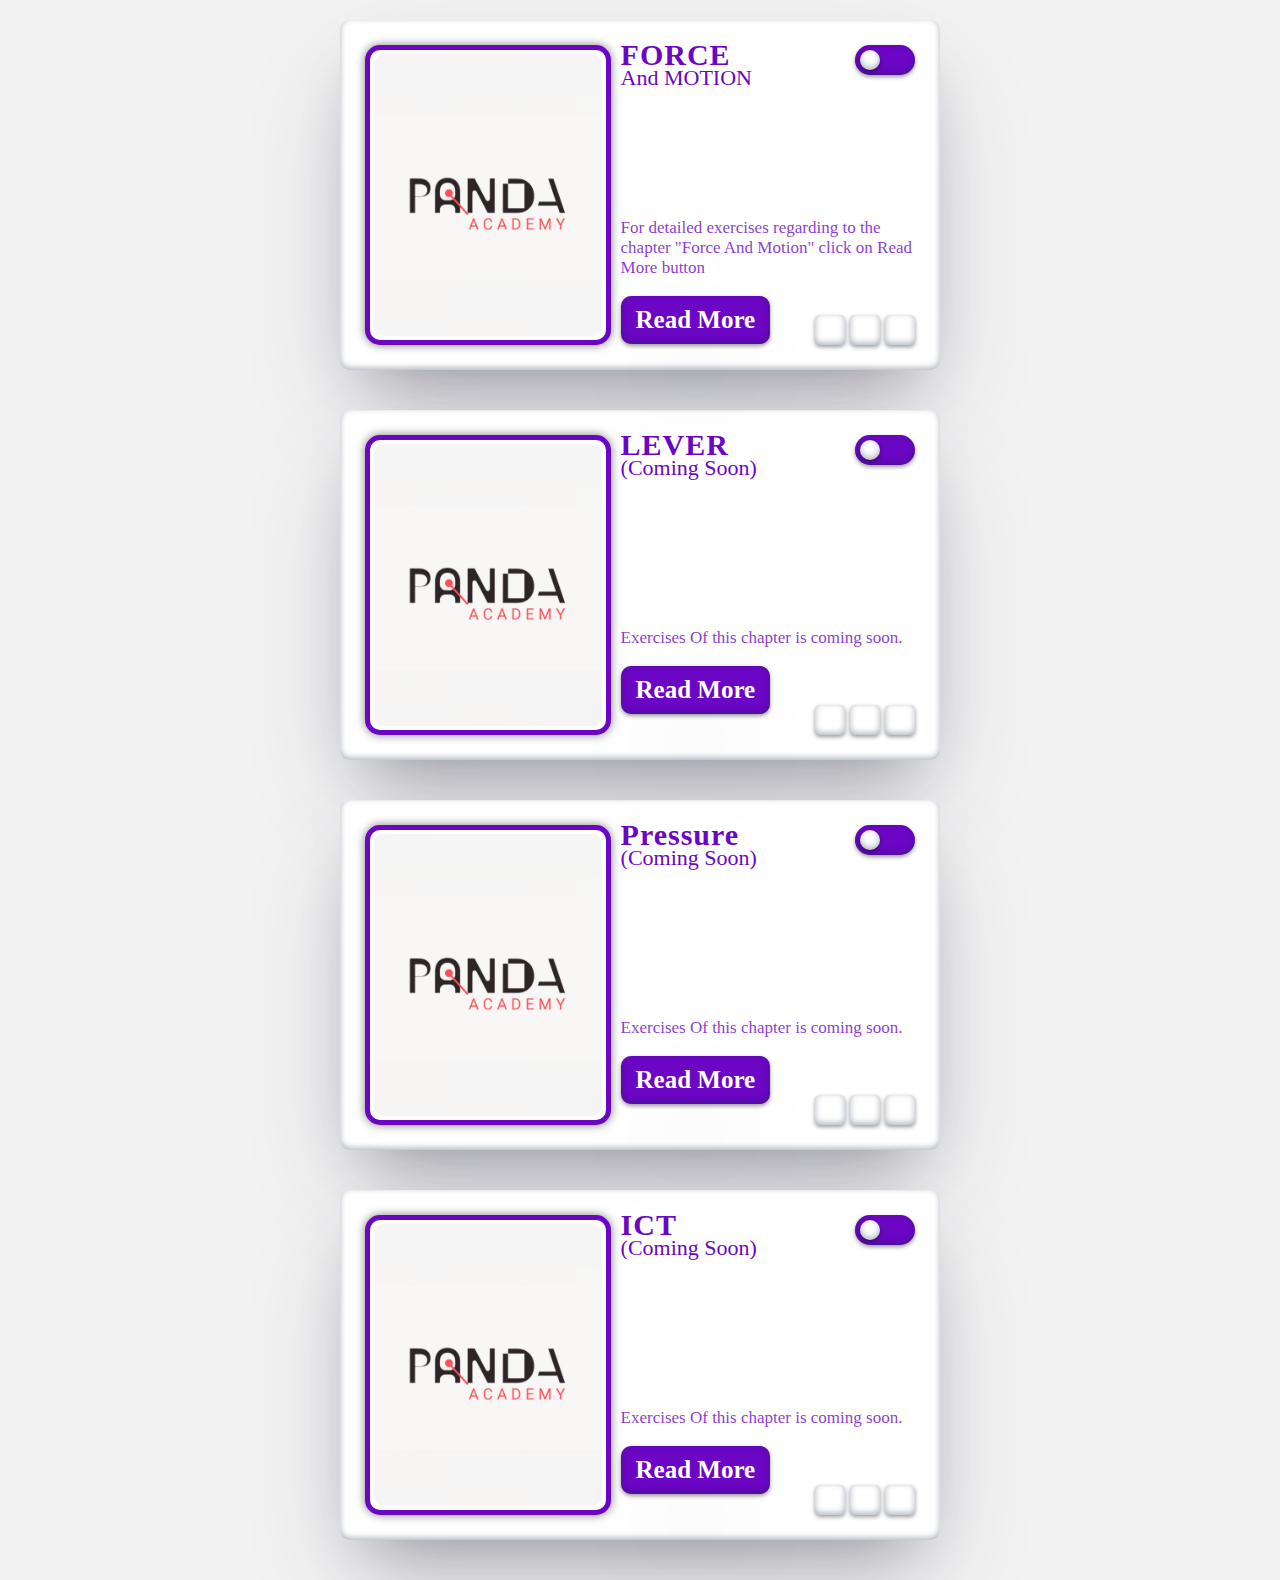
<file: index.html>
<!DOCTYPE html>
<html lang="en">
<head>
    <meta charset="UTF-8">
    <meta http-equiv="X-UA-Compatible" content="IE=edge">
    <meta name="viewport" content="width=device-width, initial-scale=1.0">
    <title>Day Night Toggle Profile Cards</title>
    <link rel="stylesheet" href="style.css">
    <link rel="stylesheet" href="https://cdnjs.cloudflare.com/ajax/libs/font-awesome/6.1.2/css/all.min.css" integrity="sha512-1sCRPdkRXhBV2PBLUdRb4tMg1w2YPf37qatUFeS7zlBy7jJI8Lf4VHwWfZZfpXtYSLy85pkm9GaYVYMfw5BC1A==" crossorigin="anonymous" referrerpolicy="no-referrer" />
</head>
<body>
    <div class="wrapper">
        <div class="container">
            <input type="checkbox" id="switchBx1">
            <div class="bg"></div>
            <div class="card">
                <div class="content">
                    <label for="switchBx1">
                        <span class="toggle"></span>
                    </label>
                    <div class="imgBx">
                        <img src="panda logo.jpg" alt="img">
                    </div>
                    <div class="detail">
                        <h2>FORCE<br/><span>And MOTION</span></h2>
                        <div class="buttons">
                            <p> <br><br><br><br><br><br> For detailed exercises regarding to the chapter "Force And Motion" click on Read More button <br></p>
                            <a href="https://website62901576673039.nicepage.io/" target="_blank">
                            	<button>Read More</button>
                            </a>
                           <!-- <button>Read More</button> -->
                        </div>
                    </div>
                </div>
                <div class="iconBx">
                    <a href="#"><i class="fa-brands fa-square-facebook"></i></a>
                    <a href="#"><i class="fa-brands fa-square-instagram"></i></a>
                    <a href="#"><i class="fa-brands fa-square-twitter"></i></a>
                </div>
            </div>
        </div>

        <div class="container">
            <input type="checkbox" id="switchBx2">
            <div class="bg"></div>
            <div class="card">
                <div class="content">
                    <label for="switchBx2">
                        <span class="toggle"></span>
                    </label>
                    <div class="imgBx">
                        <img src="panda logo.jpg" alt="img">
                    </div>
                    <div class="detail">
                        <h2>LEVER<br/><span>(coming soon)</span></h2>
                        <div class="buttons">
                            <p> <br><br><br><br><br><br><br>   Exercises Of this chapter is coming soon.<br></p>
                            <button>Read More</button>
                        </div>
                    </div>
                </div>
                <div class="iconBx">
                    <a href="#"><i class="fa-brands fa-square-facebook"></i></a>
                    <a href="#"><i class="fa-brands fa-square-instagram"></i></a>
                    <a href="#"><i class="fa-brands fa-square-twitter"></i></a>
                </div>
            </div>
        </div>

        <div class="container">
            <input type="checkbox" id="switchBx3">
            <div class="bg"></div>
            <div class="card">
                <div class="content">
                    <label for="switchBx3">
                        <span class="toggle"></span>
                    </label>
                    <div class="imgBx">
                        <img src="panda logo.jpg" alt="img">
                    </div>
                    <div class="detail">
                        <h2>Pressure<br/><span>(Coming Soon)</span></h2>
                        <div class="buttons">
                            <p>  <br><br><br><br><br><br><br>Exercises Of this chapter is coming soon. <br></p>
                            <button>Read More</button>
                        </div>
                    </div>
                </div>
                <div class="iconBx">
                    <a href="#"><i class="fa-brands fa-square-facebook"></i></a>
                    <a href="#"><i class="fa-brands fa-square-instagram"></i></a>
                    <a href="#"><i class="fa-brands fa-square-twitter"></i></a>
                </div>
            </div>
        </div>

        <div class="container">
            <input type="checkbox" id="switchBx4">
            <div class="bg"></div>
            <div class="card">
                <div class="content">
                    <label for="switchBx4">
                        <span class="toggle"></span>
                    </label>
                    <div class="imgBx">
                        <img src="panda logo.jpg" alt="img">
                    </div>
                    <div class="detail">
                        <h2>ICT<br/><span>(Coming Soon)</span></h2>
                        <div class="buttons">
                            <p> <br><br><br><br><br><br><br>Exercises Of this chapter is coming soon. <br> </p>
                            <button>Read More</button>
                        </div>
                    </div>
                </div>
                <div class="iconBx">
                    <a href="#"><i class="fa-brands fa-square-facebook"></i></a>
                    <a href="#"><i class="fa-brands fa-square-instagram"></i></a>
                    <a href="#"><i class="fa-brands fa-square-twitter"></i></a>
                </div>
            </div>
        </div>
    </div>
</body>
</html>
</file>
<file: style.css>
*{
    margin: 0;
    padding: 0;
    box-sizing: border-box;
    font-family: Poppins;
}
body{
    display: flex;
    justify-content: center;
    align-items: center;
    min-height: 100vh;
    background: #f2f2f2;
    overflow-x: hidden;
}
.wrapper {
    display: flex;
    flex-wrap: wrap;
    justify-content: center;
    gap: 20px;
    max-width: 1240px;
    padding: 20px;
}
.container{
    position: relative;
    width: 600px;
    height: 350px;
    background: #fff;
    border-radius: 10px;
    display: flex;
    justify-content: center;
    align-items: center;
    box-shadow: 0 50px 100px -20px rgba(50, 50, 93, .25),
    0 30px 60px -30px rgba(0, 0, 0, .3),
    inset 0 -2px 6px 0 rgba(10, 37, 64, .35);
    margin-bottom: 20px;
}
.container #switchBx1,
.container #switchBx2,
.container #switchBx3,
.container #switchBx4{
    display: none;
}
.container .bg{
    position: absolute;
    width: 100%;
    height: 100%;
    background: rgba(107, 6, 196, 0.8);
    transform: scale(0);
    z-index: -1;
    transition: all 1.5s ease;
    transition-delay: .3s;
    border-radius: 10px;
}
#switchBx1:checked ~ .bg,
#switchBx2:checked ~ .bg,
#switchBx3:checked ~ .bg,
#switchBx4:checked ~ .bg{
    transform: scale(1);
}
.container .card{
    position: relative;
    width: 100%;
    height: 100%;
    padding: 25px;
    border-radius: 10px;
    z-index: 10;
    transition: all .3s ease;
}
#switchBx1:checked ~ .card,
#switchBx2:checked ~ .card,
#switchBx3:checked ~ .card,
#switchBx4:checked ~ .card{
    background: rgba(107, 6, 196, 0.8);
    box-shadow: 0 2px 4px rgba(0, 0, 0, .4),
    0 7px 13px -3px rgba(0, 0, 0, .3),
    inset 0 -5px 0 rgba(0, 0, 0, .3);
}
.container .card .content{
    position: relative;
    width: 100%;
    height: 100%;
    display: flex;
    justify-content: space-between;
    align-items: center;
}
.container .card .content label{
    position: absolute;
    top: 0;
    right: 0;
    width: 60px;
    height: 30px;
    background: #6b06c4;
    border-radius: 50px;
    box-shadow: 0 2px 4px rgba(0, 0, 0, .4),
    0 50px 100px -20px rgba(50, 50, 93, .25),
    0 30px 60px -30px rgba(0, 0, 0, .3),
    inset 0 -2px 6px 0 rgba(10, 37, 64, .35);
    overflow: hidden;
    cursor: pointer;
    z-index: 100;
    transition: all .3s ease;
}
#switchBx1:checked ~ .card .content label,
#switchBx2:checked ~ .card .content label,
#switchBx3:checked ~ .card .content label,
#switchBx4:checked ~ .card .content label{
    background: #fff;
    box-shadow: 0 2px 4px rgba(0, 0, 0, .4),
    0 7px 13px -3px rgba(0, 0, 0, .3),
    inset 0 -2px 0 rgba(0, 0, 0, .3);
}
.container .card .content label .toggle{
    position: absolute;
    top: 50%;
    left: 12px;
    width: 20px;
    height: 20px;
    background: #fff;
    transform: translate(-50%, -50%);
    border-radius: 50%;
    margin-left: 3px;
    box-shadow: 0 2px 4px rgba(0, 0, 0, .4),
    0 50px 100px -20px rgba(50, 50, 93, .25),
    0 30px 60px -30px rgba(0, 0, 0, .3),
    inset 0 -2px 6px 0 rgba(10, 37, 64, .35);
    transition: all .3s ease;
}
#switchBx1:checked ~ .card .content label .toggle,
#switchBx2:checked ~ .card .content label .toggle,
#switchBx3:checked ~ .card .content label .toggle,
#switchBx4:checked ~ .card .content label .toggle{
    left: 42px;
    background: #6b06c4;
    box-shadow: 0 2px 4px rgba(0, 0, 0, .4),
    0 7px 13px -3px rgba(0, 0, 0, .3),
    inset 0 -2px 0 rgba(0, 0, 0, .3);
}
.container .card .content .imgBx{
    position: relative;
    width: 250px;
    height: 100%;
    background: #fff;
    margin-right: 10px;
    overflow: hidden;
    box-shadow: 0 0 10px rgba(0, 0, 0, .5);
    border-radius: 15px;
    display: flex;
    justify-content: center;
    align-items: center;
    cursor: pointer;
    transition: all .3s ease;
    border: 5px solid #6b06c4;
}
#switchBx1:checked ~ .card .content .imgBx,
#switchBx2:checked ~ .card .content .imgBx,
#switchBx3:checked ~ .card .content .imgBx,
#switchBx4:checked ~ .card .content .imgBx{
    border: 5px solid #fff;
    background: #6b06c4;
}
.container .card .content .imgBx img{
    position: absolute;
    width: 97%;
    height: 97%;
    object-fit: cover;
    border-radius: 10px;
}
.container .card .content .detail{
    position: relative;
    width: calc(100% - 250px);
    height: 100%;
}
.container .card .content .detail h2{
    text-transform: capitalize;
    color: #6b06c4;
    font-weight: 600;
    font-size: 30px;
    letter-spacing: 1px;
    line-height: 20px;
    margin-bottom: 10px;
    cursor: pointer;
    transition: all .3s ease;
}
#switchBx1:checked ~ .card .content .detail h2,
#switchBx2:checked ~ .card .content .detail h2,
#switchBx3:checked ~ .card .content .detail h2,
#switchBx4:checked ~ .card .content .detail h2{
    color: #fff;
}
.container .card .content .detail h2 span{
    font-weight: 400;
    font-size: 22px;
    letter-spacing: 0;
    transition: all .3s ease;
}
#switchBx1:checked ~ .card .content .detail h2 span,
#switchBx2:checked ~ .card .content .detail h2 span,
#switchBx3:checked ~ .card .content .detail h2 span,
#switchBx4:checked ~ .card .content .detail h2 span{
    color: #fff;
}
.container .card .content .detail .buttons{
    position: relative;
}
.container .card .content .detail .buttons p{
    color: rgba(107, 6, 196, 0.8);
    font-size: 17px;
    transition: all .3s ease;
}
#switchBx1:checked ~ .card .content .detail .buttons p,
#switchBx2:checked ~ .card .content .detail .buttons p,
#switchBx3:checked ~ .card .content .detail .buttons p,
#switchBx4:checked ~ .card .content .detail .buttons p{
    color: #f2f2f2;
}
.container .card .content .detail .buttons button{
    position: relative;
    padding: 10px 15px;
    outline: none;
    border: none;
    background: #6b06c4;
    color: #fff;
    font-size: 25px;
    font-weight: 600;
    margin-top: 18px;
    border-radius: 10px;
    cursor: pointer;
    transition: all .3s ease;
    box-shadow: 0 2px 4px rgba(0, 0, 0, .4),
    0 50px 100px -20px rgba(50, 50, 93, .25),
    0 30px 60px -30px rgba(0, 0, 0, .3),
    inset 0 -2px 6px 0 rgba(10, 37, 64, .35);
}
#switchBx1:checked ~ .card .content .detail .buttons button,
#switchBx2:checked ~ .card .content .detail .buttons button,
#switchBx3:checked ~ .card .content .detail .buttons button,
#switchBx4:checked ~ .card .content .detail .buttons button{
    background: #fff;
    color: #6b06c4;
    box-shadow: 0 2px 4px rgba(0, 0, 0, .4),
    0 7px 13px -3px rgba(0, 0, 0, .3),
    inset 0 -5px 0 rgba(0, 0, 0, .3);
}
.container .card .content .detail .buttons button:hover{
    transform: scale(0.9);
}
.container .card .content .detail .buttons button:active{
    transform: scale(1);
}
.container .card .iconBx{
    position: absolute;
    bottom: 0;
    right: 0;
    padding: 25px;
    display: flex;
    justify-content: flex-end;
    align-items: flex-end;
}
.container .card .iconBx a{
    position: relative;
    text-decoration: none;
    width: 30px;
    height: 30px;
    color: #6b06c4;
    margin-left: 5px;
    border-radius: 5px;
    text-align: center;
    line-height: 50px;
    font-size: 35px;
    box-shadow: 0 2px 4px rgba(0, 0, 0, .4),
    0 50px 100px -20px rgba(50, 50, 93, .25),
    0 30px 60px -30px rgba(0, 0, 0, .3),
    inset 0 -2px 6px 0 rgba(10, 37, 64, .35);
    display: flex;
    justify-content: center;
    align-items: center;
    transition: all .3s ease;
}
.container .card .iconBx a:hover{
    transform: scale(0.9);
}
.container .card .iconBx a:active{
    transform: scale(1);
}
#switchBx1:checked ~ .card .iconBx a,
#switchBx2:checked ~ .card .iconBx a,
#switchBx3:checked ~ .card .iconBx a,
#switchBx4:checked ~ .card .iconBx a{
    color: #fff;
    box-shadow: 0 2px 4px rgba(0, 0, 0, .4),
    0 7px 13px -3px rgba(0, 0, 0, .3),
    inset 0 -5px 0 rgba(0, 0, 0, .3);
}
</file>
